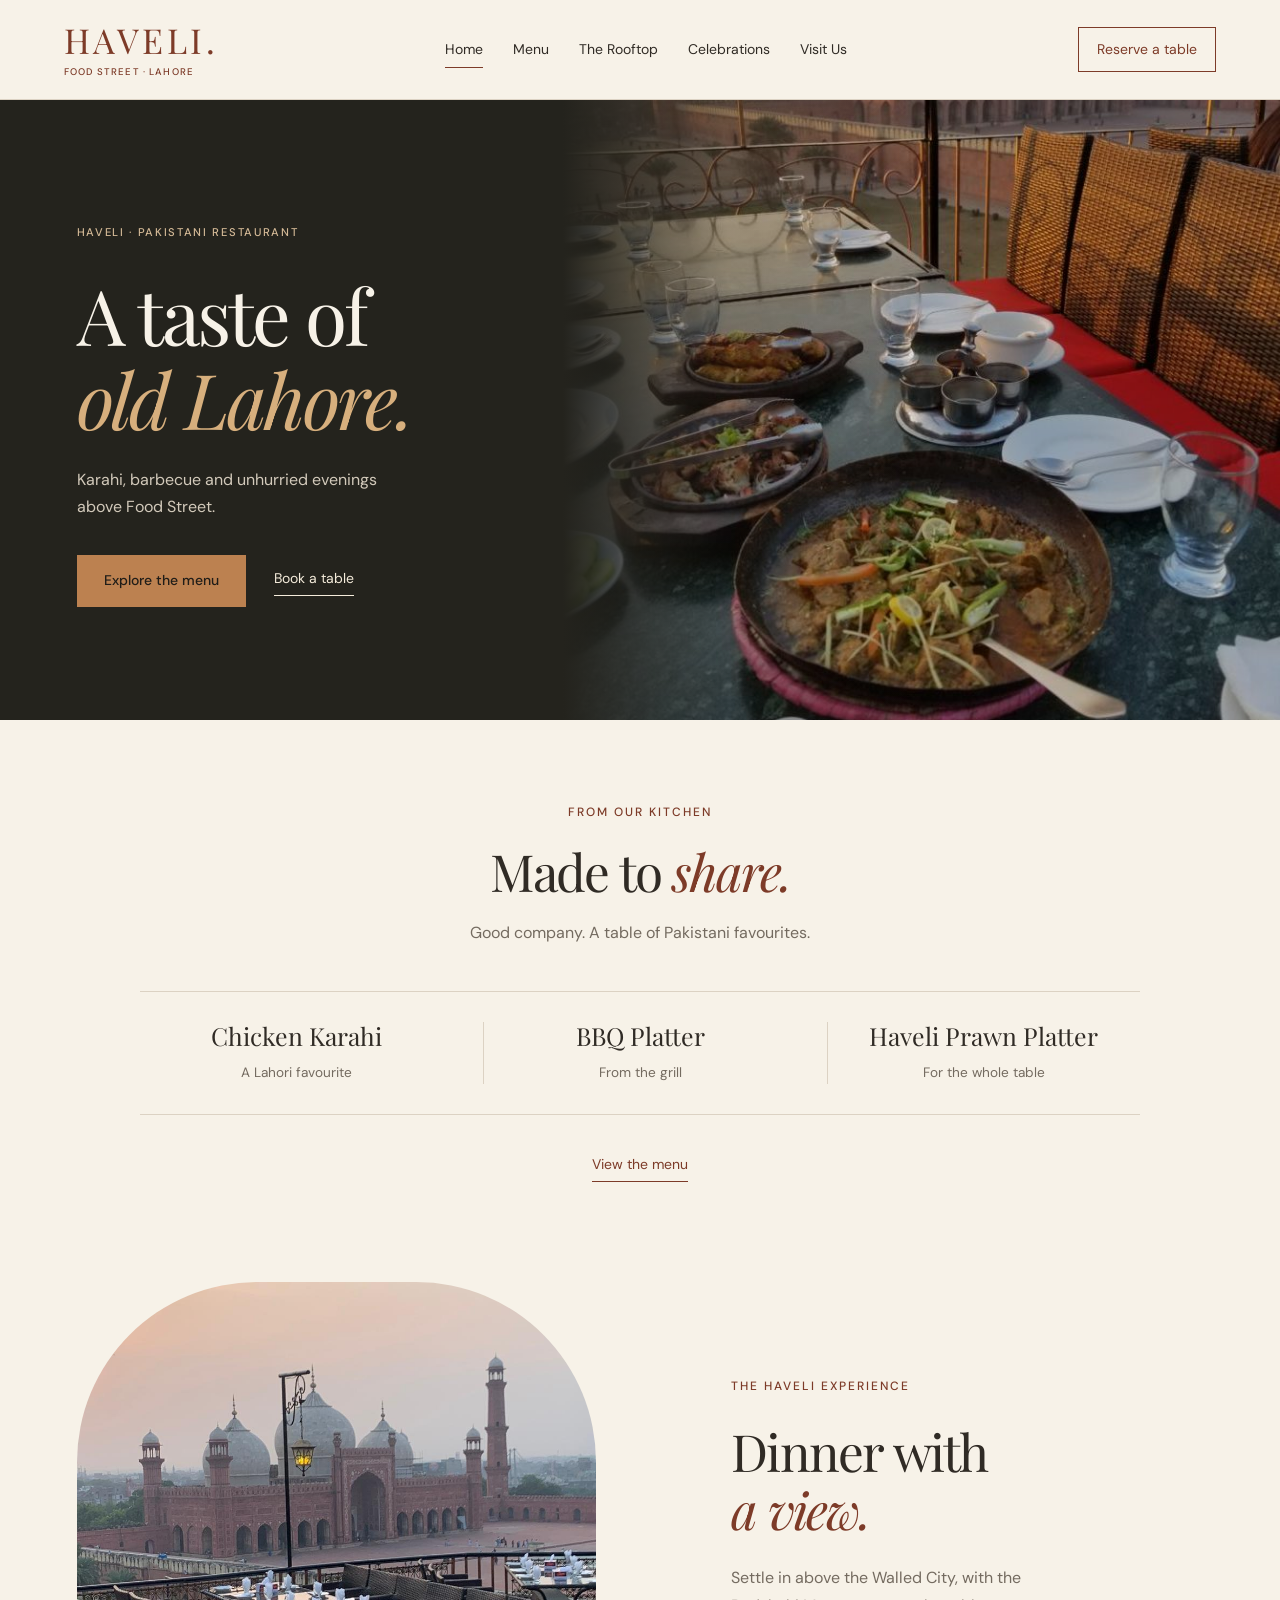
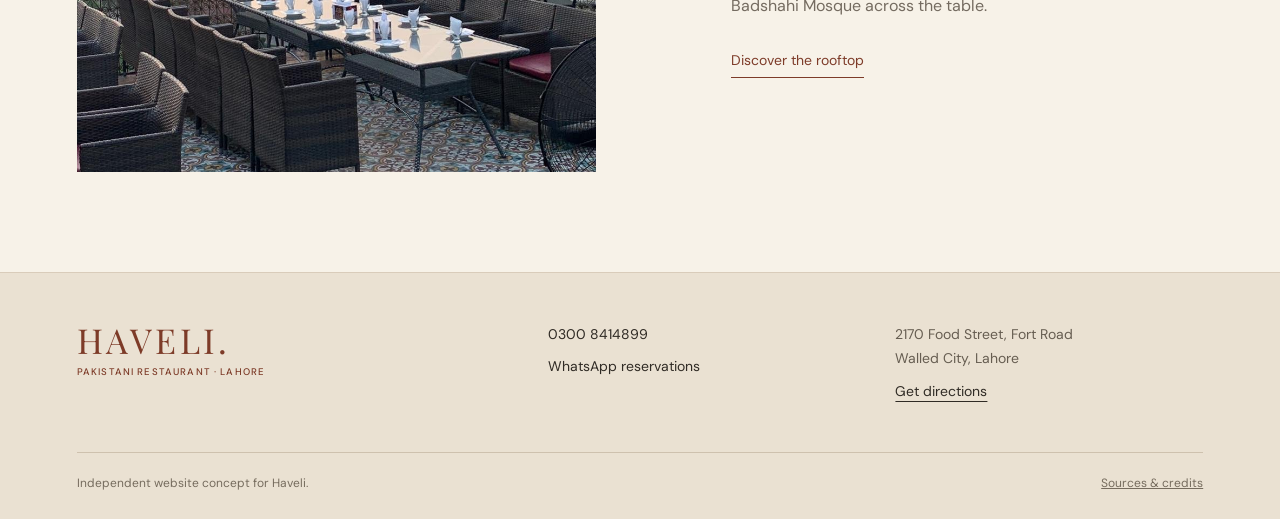
<file: index.html>
<!doctype html><html lang="en"><head><meta charset="UTF-8"><meta name="viewport" content="width=device-width,initial-scale=1"><meta name="theme-color" content="#7d3b28"><title>A Table Above Old Lahore | Haveli Lahore — Website Concept</title><meta name="description" content="Explore a proposal concept for Haveli Restaurant, with Pakistani food, rooftop dining and views of Badshahi Mosque."><meta name="robots" content="noindex,nofollow"><link rel="icon" type="image/svg+xml" href="data:image/svg+xml,%3Csvg xmlns='http://www.w3.org/2000/svg' viewBox='0 0 32 32'%3E%3Crect width='32' height='32' rx='5' fill='%237d3b28'/%3E%3Ctext x='16' y='24' font-family='Georgia' text-anchor='middle' font-size='25' fill='%23fff8e9'%3EH%3C/text%3E%3C/svg%3E"><link rel="stylesheet" href="styles.css"><script src="script.js" defer></script></head><body class="page-index"><a class="skip-link" href="#main">Skip to content</a><header class="site-header"><a class="brand" href="index.html" aria-label="Haveli home"><span class="brand-name">HAVELI<span class="brand-dot">.</span></span><span class="brand-sub">FOOD STREET · LAHORE</span></a><button class="nav-toggle" aria-expanded="false" aria-controls="navigation">Menu <span aria-hidden="true">☰</span></button><nav id="navigation" aria-label="Main navigation"><a href="index.html" aria-current="page">Home</a><a href="menu.html">Menu</a><a href="experience.html">The Rooftop</a><a href="celebrations.html">Celebrations</a><a href="visit.html">Visit Us</a></nav><a class="header-reserve" href="visit.html">Reserve a table</a></header><main id="main"><section class="food-hero"><div class="food-hero-copy"><span class="eyebrow">HAVELI · PAKISTANI RESTAURANT</span><h1>A taste of<br><em>old Lahore.</em></h1><p>Karahi, barbecue and unhurried evenings<br class="desktop-break"> above Food Street.</p><div class="hero-actions"><a class="button" href="menu.html">Explore the menu</a><a class="text-link" href="visit.html">Book a table</a></div></div><figure class="food-hero-photo"><img src="assets/food.jpg" alt="Karahi and barbecue served at Haveli's rooftop table" width="750" height="1000" fetchpriority="high"></figure></section><section class="table-section section"><span class="eyebrow">FROM OUR KITCHEN</span><h2>Made to <em>share.</em></h2><p>Good company. A table of Pakistani favourites.</p><div class="table-dishes"><div><h3>Chicken Karahi</h3><span>A Lahori favourite</span></div><div><h3>BBQ Platter</h3><span>From the grill</span></div><div><h3>Haveli Prawn Platter</h3><span>For the whole table</span></div></div><a class="text-link" href="menu.html">View the menu</a></section><section class="dining-section section"><figure><img src="assets/terrace.jpg" alt="Rooftop tables overlooking Badshahi Mosque at Haveli" loading="lazy" width="960" height="1280"></figure><div><span class="eyebrow">THE HAVELI EXPERIENCE</span><h2>Dinner with<br><em>a view.</em></h2><p>Settle in above the Walled City, with the Badshahi Mosque across the table.</p><a class="text-link" href="experience.html">Discover the rooftop</a></div></section></main><footer><div class="footer-top"><a class="brand" href="index.html"><span class="brand-name">HAVELI.</span><span class="brand-sub">PAKISTANI RESTAURANT · LAHORE</span></a><div><a href="tel:+923008414899">0300 8414899</a><a href="https://wa.me/923008414899?text=Hello%20Haveli%2C%20I%20would%20like%20to%20enquire%20about%20a%20table%20reservation." target="_blank" rel="noopener">WhatsApp reservations</a></div><div><p>2170 Food Street, Fort Road<br>Walled City, Lahore</p><a href="https://www.google.com/maps/search/?api=1&query=Haveli%20Restaurant%202170%20Food%20Street%20Fort%20Road%20Lahore" target="_blank" rel="noopener">Get directions</a></div></div><div class="footer-bottom"><span>Independent website concept for Haveli.</span><a href="credits.html">Sources & credits</a></div></footer></body></html>
</file>
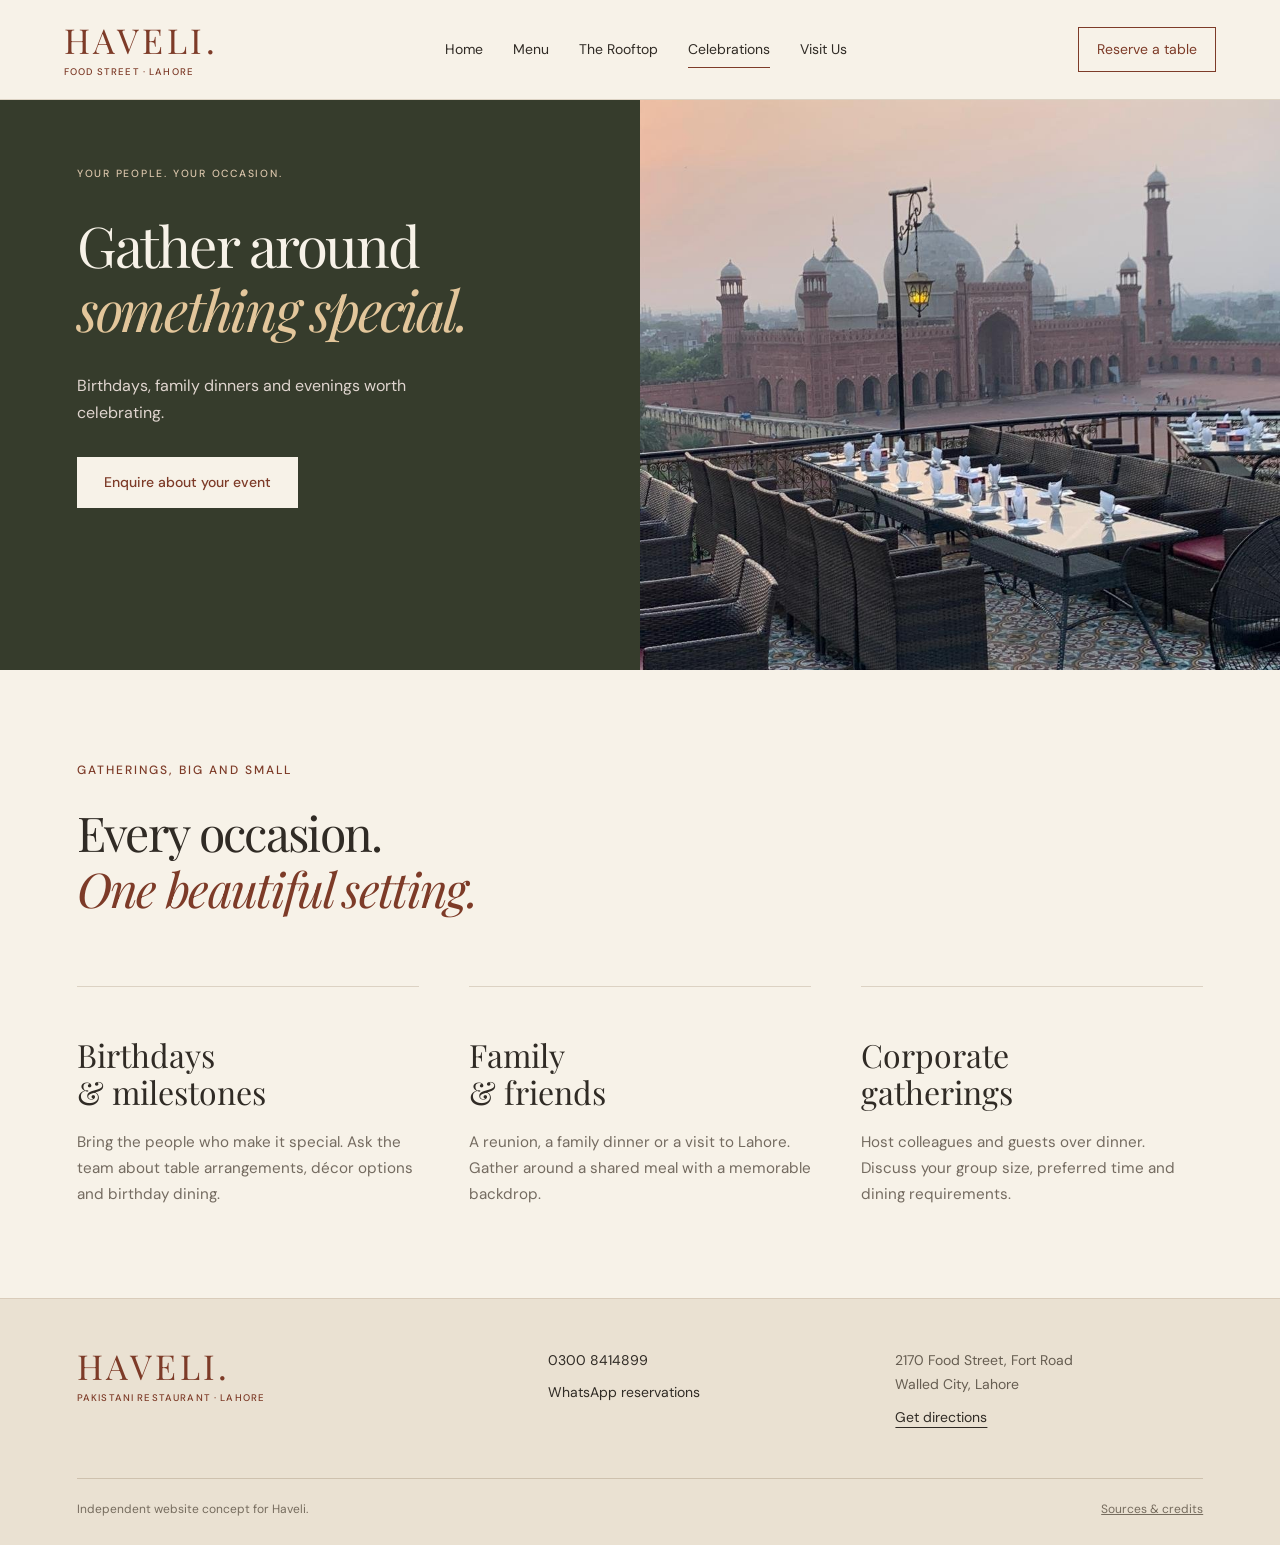
<file: celebrations.html>
<!doctype html><html lang="en"><head><meta charset="UTF-8"><meta name="viewport" content="width=device-width,initial-scale=1"><meta name="theme-color" content="#7d3b28"><title>Celebrations | Haveli Lahore — Website Concept</title><meta name="description" content="Enquire about birthday dinners, family occasions and corporate gatherings at Haveli Restaurant Lahore."><meta name="robots" content="noindex,nofollow"><link rel="icon" type="image/svg+xml" href="data:image/svg+xml,%3Csvg xmlns='http://www.w3.org/2000/svg' viewBox='0 0 32 32'%3E%3Crect width='32' height='32' rx='5' fill='%237d3b28'/%3E%3Ctext x='16' y='24' font-family='Georgia' text-anchor='middle' font-size='25' fill='%23fff8e9'%3EH%3C/text%3E%3C/svg%3E"><link rel="stylesheet" href="styles.css"><script src="script.js" defer></script></head><body class="page-celebrations"><a class="skip-link" href="#main">Skip to content</a><header class="site-header"><a class="brand" href="index.html" aria-label="Haveli home"><span class="brand-name">HAVELI<span class="brand-dot">.</span></span><span class="brand-sub">FOOD STREET · LAHORE</span></a><button class="nav-toggle" aria-expanded="false" aria-controls="navigation">Menu <span aria-hidden="true">☰</span></button><nav id="navigation" aria-label="Main navigation"><a href="index.html">Home</a><a href="menu.html">Menu</a><a href="experience.html">The Rooftop</a><a href="celebrations.html" aria-current="page">Celebrations</a><a href="visit.html">Visit Us</a></nav><a class="header-reserve" href="visit.html">Reserve a table</a></header><main id="main"><section class="celebration-hero"><div><span class="eyebrow">YOUR PEOPLE. YOUR OCCASION.</span><h1>Gather around<br><em>something special.</em></h1><p>Birthdays, family dinners and evenings worth celebrating.</p><a class="button light" href="visit.html#enquiry">Enquire about your event</a></div><figure><img src="assets/terrace.jpg" alt="Tables on Haveli's rooftop terrace with a view of Badshahi Mosque" width="960" height="1280" fetchpriority="high"><figcaption>CELEBRATE ABOVE FOOD STREET</figcaption></figure></section><section class="occasions section"><div class="section-title"><span class="eyebrow">GATHERINGS, BIG AND SMALL</span><h2>Every occasion.<br><em>One beautiful setting.</em></h2></div><article><span class="occasion-number">01</span><h3>Birthdays<br>& milestones</h3><p>Bring the people who make it special. Ask the team about table arrangements, décor options and birthday dining.</p></article><article><span class="occasion-number">02</span><h3>Family<br>& friends</h3><p>A reunion, a family dinner or a visit to Lahore. Gather around a shared meal with a memorable backdrop.</p></article><article><span class="occasion-number">03</span><h3>Corporate<br>gatherings</h3><p>Host colleagues and guests over dinner. Discuss your group size, preferred time and dining requirements.</p></article></section></main><footer><div class="footer-top"><a class="brand" href="index.html"><span class="brand-name">HAVELI.</span><span class="brand-sub">PAKISTANI RESTAURANT · LAHORE</span></a><div><a href="tel:+923008414899">0300 8414899</a><a href="https://wa.me/923008414899?text=Hello%20Haveli%2C%20I%20would%20like%20to%20enquire%20about%20a%20table%20reservation." target="_blank" rel="noopener">WhatsApp reservations</a></div><div><p>2170 Food Street, Fort Road<br>Walled City, Lahore</p><a href="https://www.google.com/maps/search/?api=1&query=Haveli%20Restaurant%202170%20Food%20Street%20Fort%20Road%20Lahore" target="_blank" rel="noopener">Get directions</a></div></div><div class="footer-bottom"><span>Independent website concept for Haveli.</span><a href="credits.html">Sources & credits</a></div></footer></body></html>
</file>
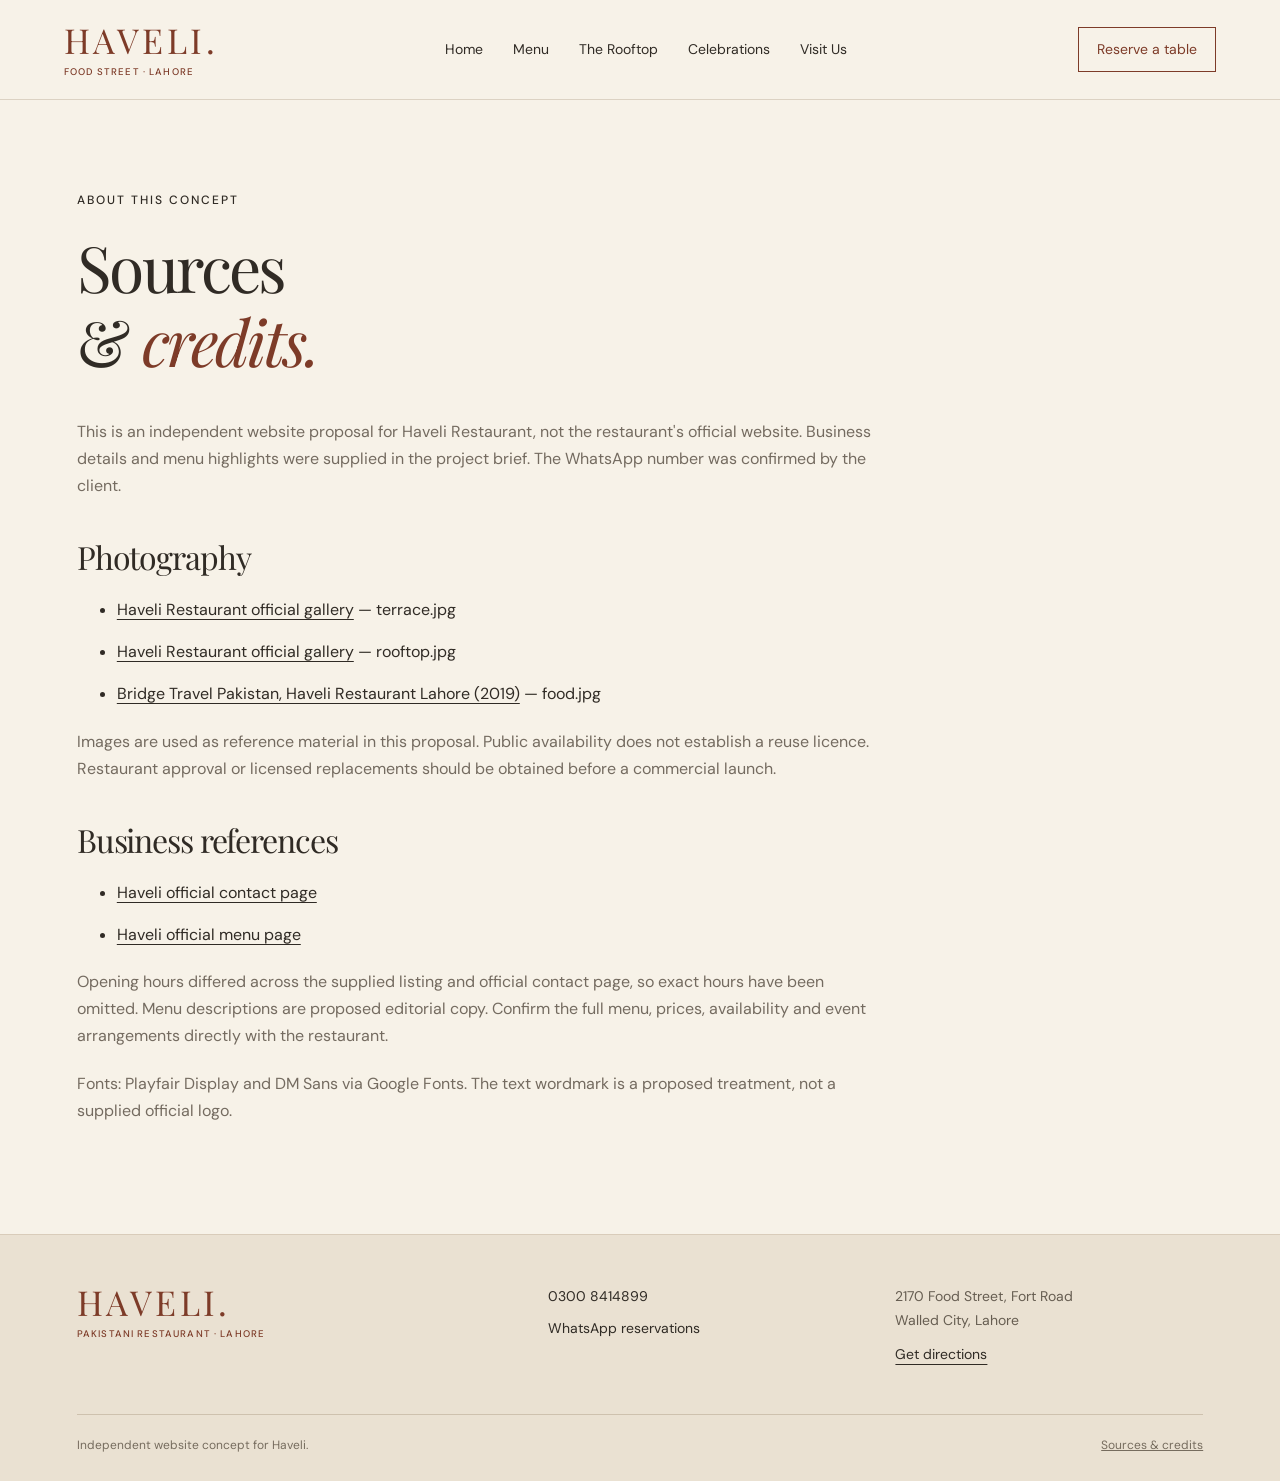
<file: credits.html>
<!doctype html><html lang="en"><head><meta charset="UTF-8"><meta name="viewport" content="width=device-width,initial-scale=1"><meta name="theme-color" content="#7d3b28"><title>Sources & Credits | Haveli Lahore — Website Concept</title><meta name="description" content="Photography and content references for this independent Haveli Restaurant website concept."><meta name="robots" content="noindex,nofollow"><link rel="icon" type="image/svg+xml" href="data:image/svg+xml,%3Csvg xmlns='http://www.w3.org/2000/svg' viewBox='0 0 32 32'%3E%3Crect width='32' height='32' rx='5' fill='%237d3b28'/%3E%3Ctext x='16' y='24' font-family='Georgia' text-anchor='middle' font-size='25' fill='%23fff8e9'%3EH%3C/text%3E%3C/svg%3E"><link rel="stylesheet" href="styles.css"><script src="script.js" defer></script></head><body class="page-credits"><a class="skip-link" href="#main">Skip to content</a><header class="site-header"><a class="brand" href="index.html" aria-label="Haveli home"><span class="brand-name">HAVELI<span class="brand-dot">.</span></span><span class="brand-sub">FOOD STREET · LAHORE</span></a><button class="nav-toggle" aria-expanded="false" aria-controls="navigation">Menu <span aria-hidden="true">☰</span></button><nav id="navigation" aria-label="Main navigation"><a href="index.html">Home</a><a href="menu.html">Menu</a><a href="experience.html">The Rooftop</a><a href="celebrations.html">Celebrations</a><a href="visit.html">Visit Us</a></nav><a class="header-reserve" href="visit.html">Reserve a table</a></header><main id="main"><section class="credits section"><span class="eyebrow">ABOUT THIS CONCEPT</span><h1>Sources<br>& <em>credits.</em></h1><p>This is an independent website proposal for Haveli Restaurant, not the restaurant's official website. Business details and menu highlights were supplied in the project brief. The WhatsApp number was confirmed by the client.</p><h2>Photography</h2><ul><li><a href="https://www.haveli.com.pk/gellary" target="_blank" rel="noopener">Haveli Restaurant official gallery</a> — terrace.jpg</li><li><a href="https://www.haveli.com.pk/gellary" target="_blank" rel="noopener">Haveli Restaurant official gallery</a> — rooftop.jpg</li><li><a href="https://bridgetravelpakistan.wordpress.com/2019/06/27/haveli-restaurant-lahore/" target="_blank" rel="noopener">Bridge Travel Pakistan, Haveli Restaurant Lahore (2019)</a> — food.jpg</li></ul><p>Images are used as reference material in this proposal. Public availability does not establish a reuse licence. Restaurant approval or licensed replacements should be obtained before a commercial launch.</p><h2>Business references</h2><ul><li><a href="https://www.haveli.com.pk/contact" target="_blank" rel="noopener">Haveli official contact page</a></li><li><a href="https://www.haveli.com.pk/menu" target="_blank" rel="noopener">Haveli official menu page</a></li></ul><p>Opening hours differed across the supplied listing and official contact page, so exact hours have been omitted. Menu descriptions are proposed editorial copy. Confirm the full menu, prices, availability and event arrangements directly with the restaurant.</p><p>Fonts: Playfair Display and DM Sans via Google Fonts. The text wordmark is a proposed treatment, not a supplied official logo.</p></section></main><footer><div class="footer-top"><a class="brand" href="index.html"><span class="brand-name">HAVELI.</span><span class="brand-sub">PAKISTANI RESTAURANT · LAHORE</span></a><div><a href="tel:+923008414899">0300 8414899</a><a href="https://wa.me/923008414899?text=Hello%20Haveli%2C%20I%20would%20like%20to%20enquire%20about%20a%20table%20reservation." target="_blank" rel="noopener">WhatsApp reservations</a></div><div><p>2170 Food Street, Fort Road<br>Walled City, Lahore</p><a href="https://www.google.com/maps/search/?api=1&query=Haveli%20Restaurant%202170%20Food%20Street%20Fort%20Road%20Lahore" target="_blank" rel="noopener">Get directions</a></div></div><div class="footer-bottom"><span>Independent website concept for Haveli.</span><a href="credits.html">Sources & credits</a></div></footer></body></html>
</file>
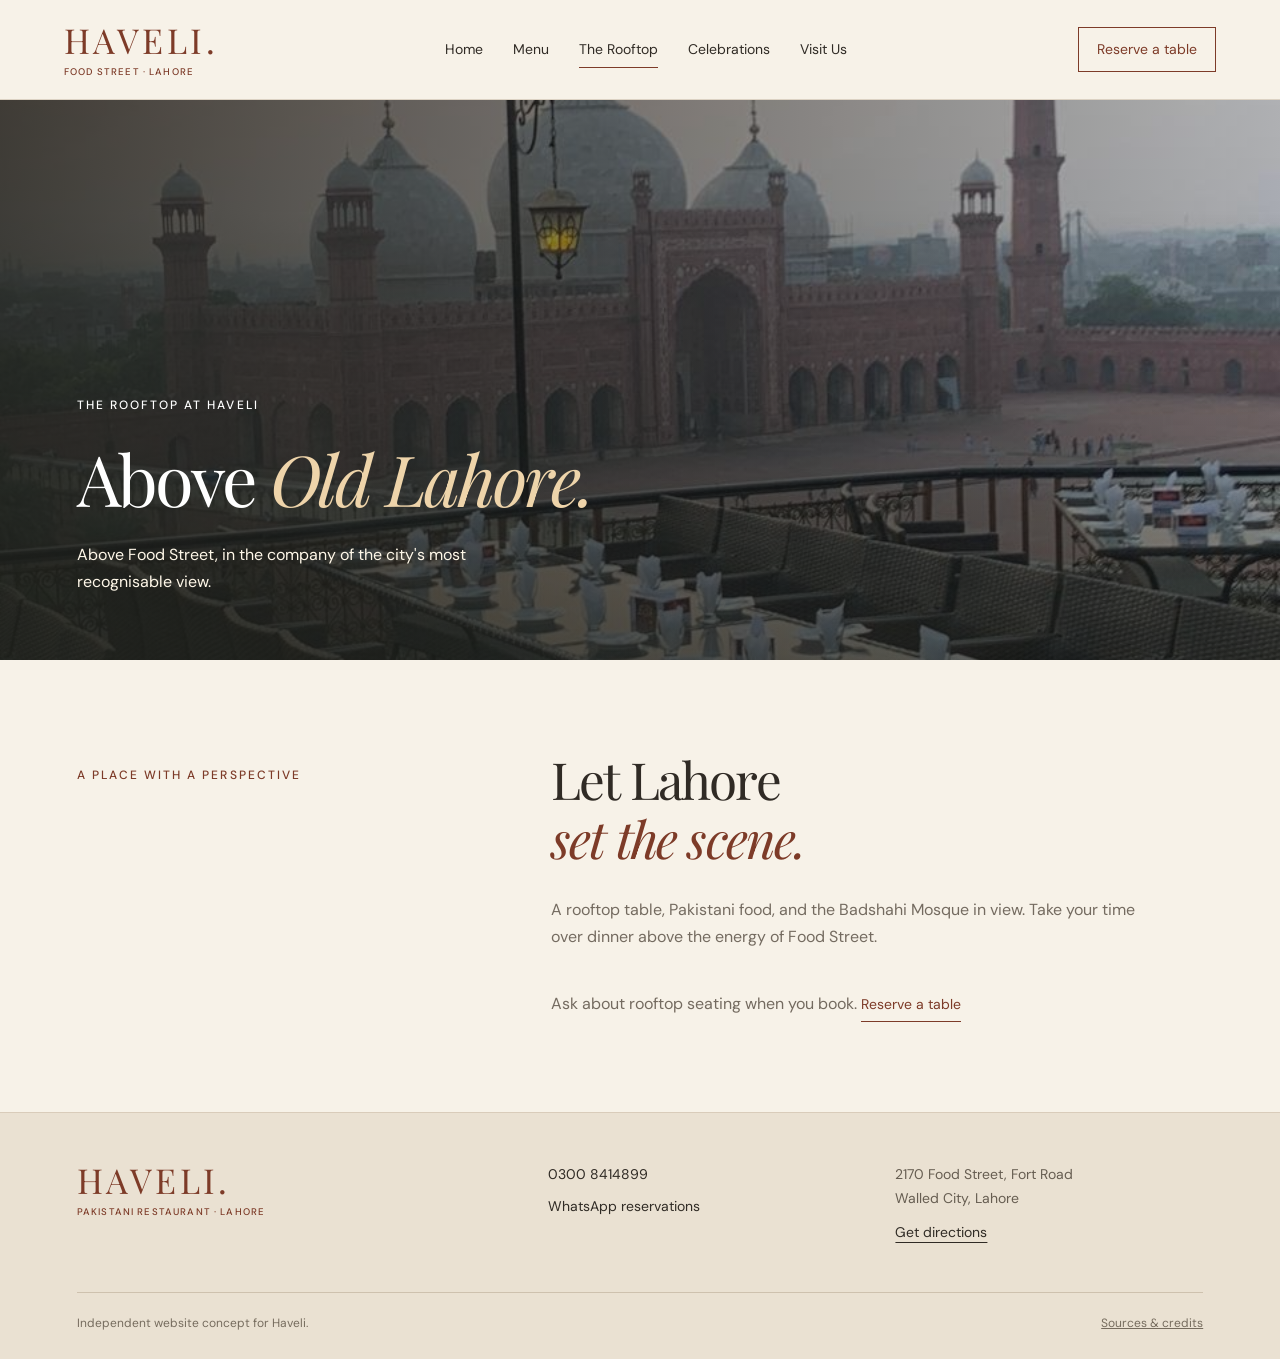
<file: experience.html>
<!doctype html><html lang="en"><head><meta charset="UTF-8"><meta name="viewport" content="width=device-width,initial-scale=1"><meta name="theme-color" content="#7d3b28"><title>The Rooftop | Haveli Lahore — Website Concept</title><meta name="description" content="Discover the rooftop setting at Haveli Restaurant on Fort Road Food Street in Old Lahore."><meta name="robots" content="noindex,nofollow"><link rel="icon" type="image/svg+xml" href="data:image/svg+xml,%3Csvg xmlns='http://www.w3.org/2000/svg' viewBox='0 0 32 32'%3E%3Crect width='32' height='32' rx='5' fill='%237d3b28'/%3E%3Ctext x='16' y='24' font-family='Georgia' text-anchor='middle' font-size='25' fill='%23fff8e9'%3EH%3C/text%3E%3C/svg%3E"><link rel="stylesheet" href="styles.css"><script src="script.js" defer></script></head><body class="page-experience"><a class="skip-link" href="#main">Skip to content</a><header class="site-header"><a class="brand" href="index.html" aria-label="Haveli home"><span class="brand-name">HAVELI<span class="brand-dot">.</span></span><span class="brand-sub">FOOD STREET · LAHORE</span></a><button class="nav-toggle" aria-expanded="false" aria-controls="navigation">Menu <span aria-hidden="true">☰</span></button><nav id="navigation" aria-label="Main navigation"><a href="index.html">Home</a><a href="menu.html">Menu</a><a href="experience.html" aria-current="page">The Rooftop</a><a href="celebrations.html">Celebrations</a><a href="visit.html">Visit Us</a></nav><a class="header-reserve" href="visit.html">Reserve a table</a></header><main id="main"><section class="experience-hero"><div><span class="eyebrow">THE ROOFTOP AT HAVELI</span><h1>Above <em>Old Lahore.</em></h1><p>Above Food Street, in the company of the city's most recognisable view.</p></div><img src="assets/terrace.jpg" alt="Haveli terrace facing the domes and courtyard of Badshahi Mosque" width="960" height="1280" fetchpriority="high"><span class="image-caption">BADSHAHI MOSQUE · SEEN FROM HAVELI</span></section><section class="experience-story section"><span class="eyebrow">A PLACE WITH A PERSPECTIVE</span><div><h2>Let Lahore<br><em>set the scene.</em></h2><p>A rooftop table, Pakistani food, and the Badshahi Mosque in view. Take your time over dinner above the energy of Food Street.</p><p>Ask about rooftop seating when you book. <a class="text-link" href="visit.html">Reserve a table</a></p></div></section></main><footer><div class="footer-top"><a class="brand" href="index.html"><span class="brand-name">HAVELI.</span><span class="brand-sub">PAKISTANI RESTAURANT · LAHORE</span></a><div><a href="tel:+923008414899">0300 8414899</a><a href="https://wa.me/923008414899?text=Hello%20Haveli%2C%20I%20would%20like%20to%20enquire%20about%20a%20table%20reservation." target="_blank" rel="noopener">WhatsApp reservations</a></div><div><p>2170 Food Street, Fort Road<br>Walled City, Lahore</p><a href="https://www.google.com/maps/search/?api=1&query=Haveli%20Restaurant%202170%20Food%20Street%20Fort%20Road%20Lahore" target="_blank" rel="noopener">Get directions</a></div></div><div class="footer-bottom"><span>Independent website concept for Haveli.</span><a href="credits.html">Sources & credits</a></div></footer></body></html>
</file>
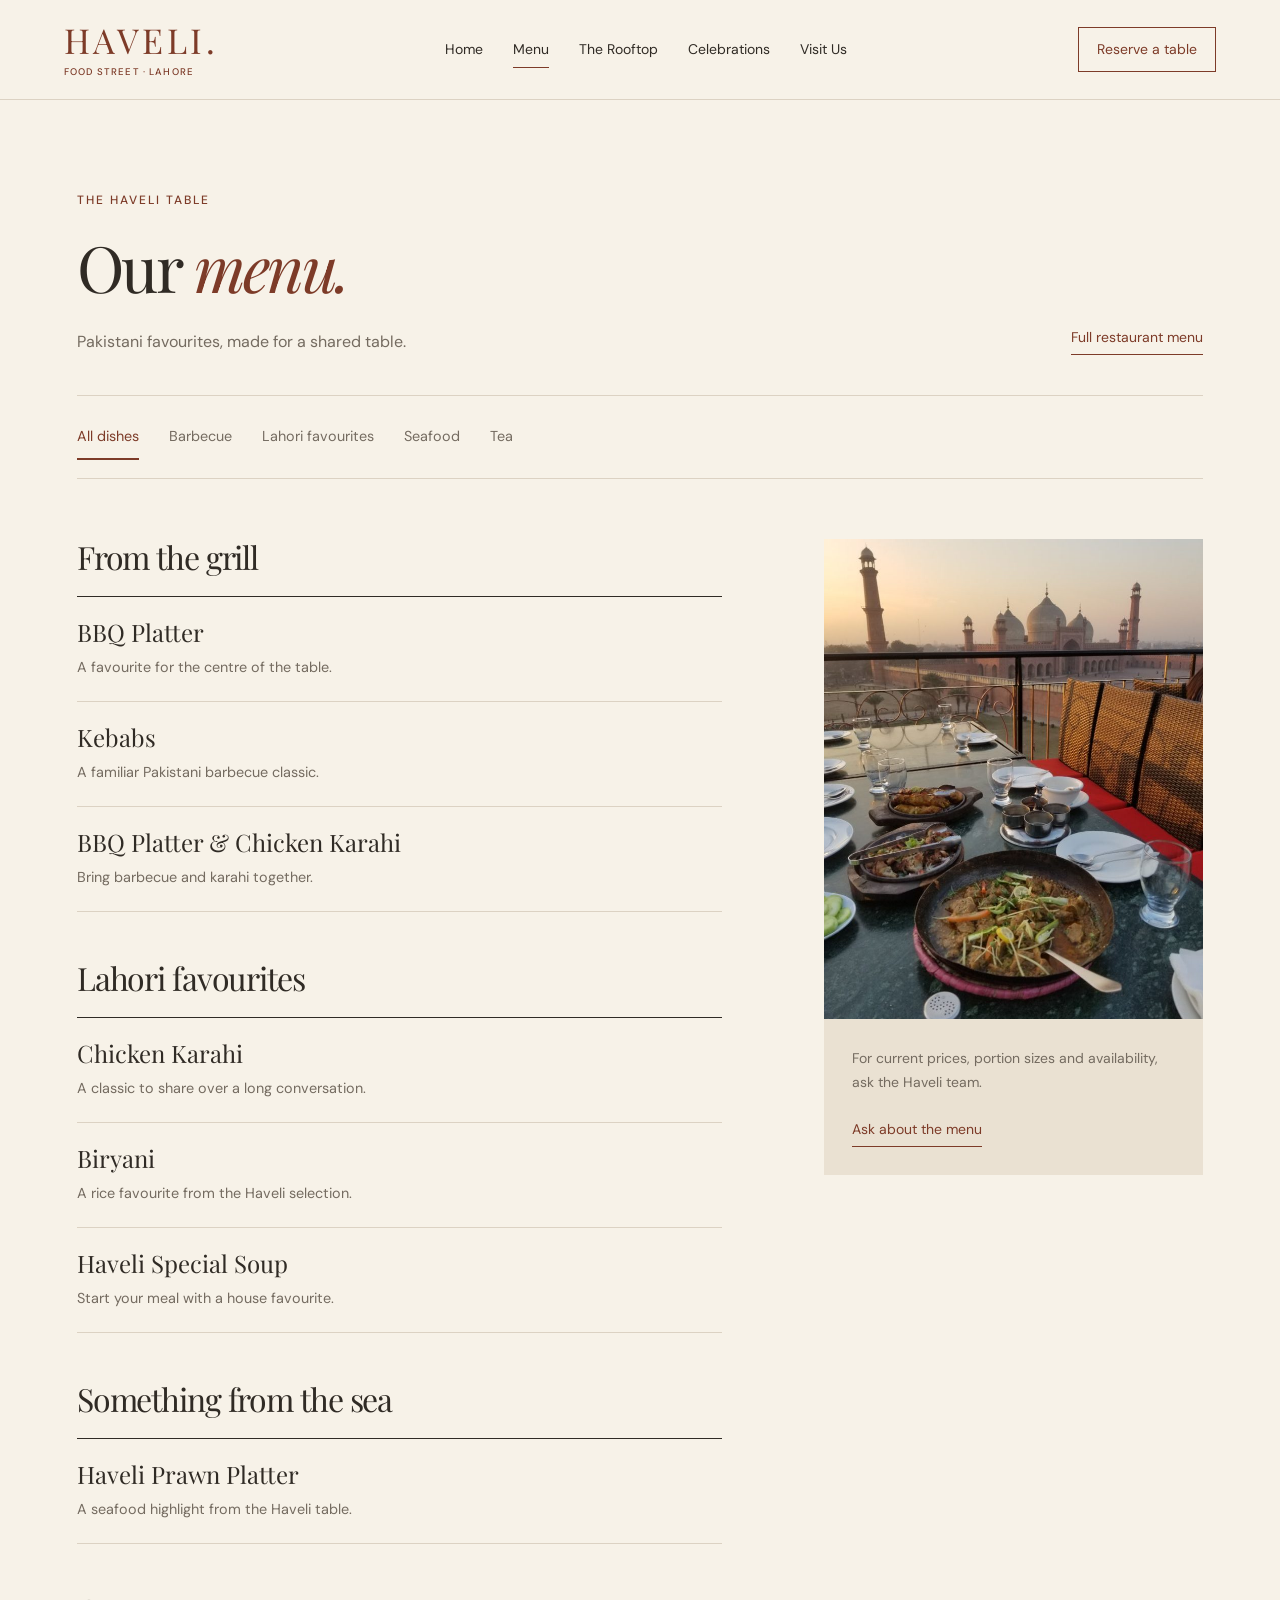
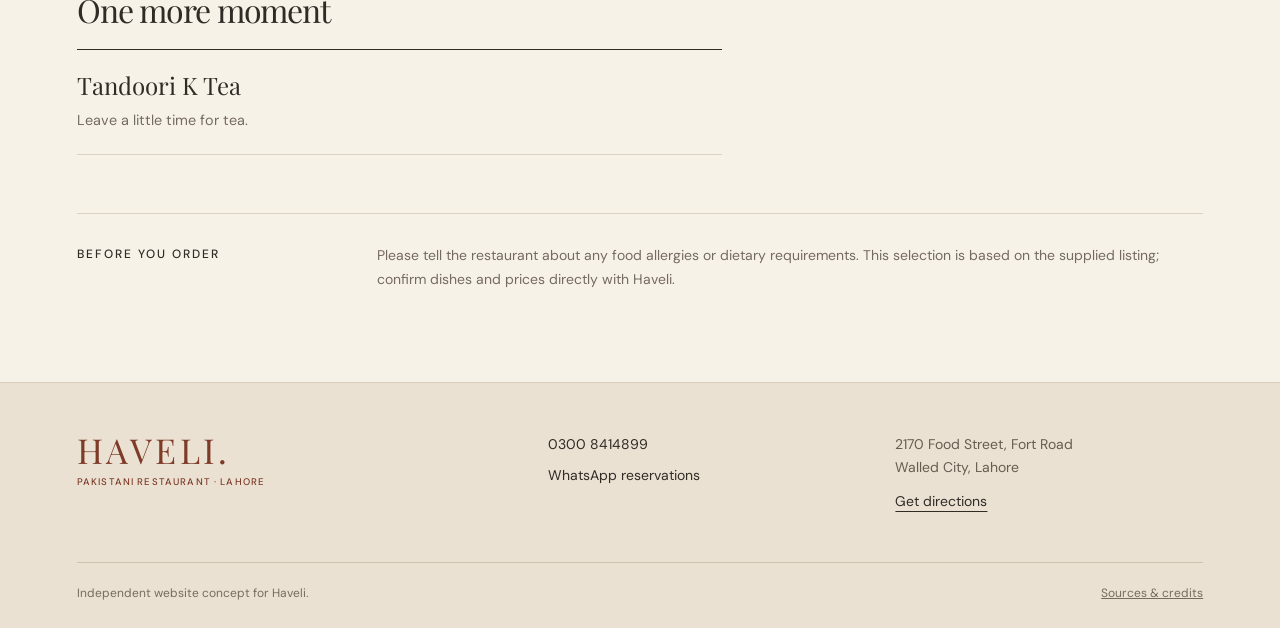
<file: menu.html>
<!doctype html><html lang="en"><head><meta charset="UTF-8"><meta name="viewport" content="width=device-width,initial-scale=1"><meta name="theme-color" content="#7d3b28"><title>The Menu | Haveli Lahore — Website Concept</title><meta name="description" content="Explore Haveli menu highlights, from barbecue platters and chicken karahi to biryani and tea."><meta name="robots" content="noindex,nofollow"><link rel="icon" type="image/svg+xml" href="data:image/svg+xml,%3Csvg xmlns='http://www.w3.org/2000/svg' viewBox='0 0 32 32'%3E%3Crect width='32' height='32' rx='5' fill='%237d3b28'/%3E%3Ctext x='16' y='24' font-family='Georgia' text-anchor='middle' font-size='25' fill='%23fff8e9'%3EH%3C/text%3E%3C/svg%3E"><link rel="stylesheet" href="styles.css"><script src="script.js" defer></script></head><body class="page-menu"><a class="skip-link" href="#main">Skip to content</a><header class="site-header"><a class="brand" href="index.html" aria-label="Haveli home"><span class="brand-name">HAVELI<span class="brand-dot">.</span></span><span class="brand-sub">FOOD STREET · LAHORE</span></a><button class="nav-toggle" aria-expanded="false" aria-controls="navigation">Menu <span aria-hidden="true">☰</span></button><nav id="navigation" aria-label="Main navigation"><a href="index.html">Home</a><a href="menu.html" aria-current="page">Menu</a><a href="experience.html">The Rooftop</a><a href="celebrations.html">Celebrations</a><a href="visit.html">Visit Us</a></nav><a class="header-reserve" href="visit.html">Reserve a table</a></header><main id="main"><section class="menu-heading section"><span class="eyebrow">THE HAVELI TABLE</span><h1>Our <em>menu.</em></h1><div><p>Pakistani favourites, made for a shared table.</p><a class="text-link" href="https://www.haveli.com.pk/menu" target="_blank" rel="noopener">Full restaurant menu</a></div></section><section class="menu-content section"><div class="menu-toolbar" aria-label="Filter menu categories"><button data-filter="all" aria-pressed="true">All dishes</button><button data-filter="grill" aria-pressed="false">Barbecue</button><button data-filter="classics" aria-pressed="false">Lahori favourites</button><button data-filter="seafood" aria-pressed="false">Seafood</button><button data-filter="tea" aria-pressed="false">Tea</button></div><p id="filter-status" class="sr-only" role="status">Showing all menu categories</p><div class="menu-layout"><div class="menu-groups"><section data-category="grill" class="menu-group"><div class="menu-category-title"><span>01</span><h2>From the grill</h2></div><article class="menu-dish"><h3>BBQ Platter</h3><p>A favourite for the centre of the table.</p></article><article class="menu-dish"><h3>Kebabs</h3><p>A familiar Pakistani barbecue classic.</p></article><article class="menu-dish"><h3>BBQ Platter & Chicken Karahi</h3><p>Bring barbecue and karahi together.</p></article></section><section data-category="classics" class="menu-group"><div class="menu-category-title"><span>02</span><h2>Lahori favourites</h2></div><article class="menu-dish"><h3>Chicken Karahi</h3><p>A classic to share over a long conversation.</p></article><article class="menu-dish"><h3>Biryani</h3><p>A rice favourite from the Haveli selection.</p></article><article class="menu-dish"><h3>Haveli Special Soup</h3><p>Start your meal with a house favourite.</p></article></section><section data-category="seafood" class="menu-group"><div class="menu-category-title"><span>03</span><h2>Something from the sea</h2></div><article class="menu-dish"><h3>Haveli Prawn Platter</h3><p>A seafood highlight from the Haveli table.</p></article></section><section data-category="tea" class="menu-group"><div class="menu-category-title"><span>04</span><h2>One more moment</h2></div><article class="menu-dish"><h3>Tandoori K Tea</h3><p>Leave a little time for tea.</p></article></section></div><aside class="menu-aside"><img src="assets/food.jpg" alt="A meal overlooking Badshahi Mosque at Haveli" width="750" height="1000"><div><span class="eyebrow">GOOD FOOD. A GREAT VIEW.</span><h3>Your table<br>is waiting.</h3><p>For current prices, portion sizes and availability, ask the Haveli team.</p><a class="text-link" href="https://wa.me/923008414899?text=Hello%20Haveli%2C%20I%20would%20like%20to%20enquire%20about%20a%20table%20reservation." target="_blank" rel="noopener">Ask about the menu</a></div></aside></div><div class="menu-note"><span class="eyebrow">BEFORE YOU ORDER</span><p>Please tell the restaurant about any food allergies or dietary requirements. This selection is based on the supplied listing; confirm dishes and prices directly with Haveli.</p></div></section></main><footer><div class="footer-top"><a class="brand" href="index.html"><span class="brand-name">HAVELI.</span><span class="brand-sub">PAKISTANI RESTAURANT · LAHORE</span></a><div><a href="tel:+923008414899">0300 8414899</a><a href="https://wa.me/923008414899?text=Hello%20Haveli%2C%20I%20would%20like%20to%20enquire%20about%20a%20table%20reservation." target="_blank" rel="noopener">WhatsApp reservations</a></div><div><p>2170 Food Street, Fort Road<br>Walled City, Lahore</p><a href="https://www.google.com/maps/search/?api=1&query=Haveli%20Restaurant%202170%20Food%20Street%20Fort%20Road%20Lahore" target="_blank" rel="noopener">Get directions</a></div></div><div class="footer-bottom"><span>Independent website concept for Haveli.</span><a href="credits.html">Sources & credits</a></div></footer></body></html>
</file>
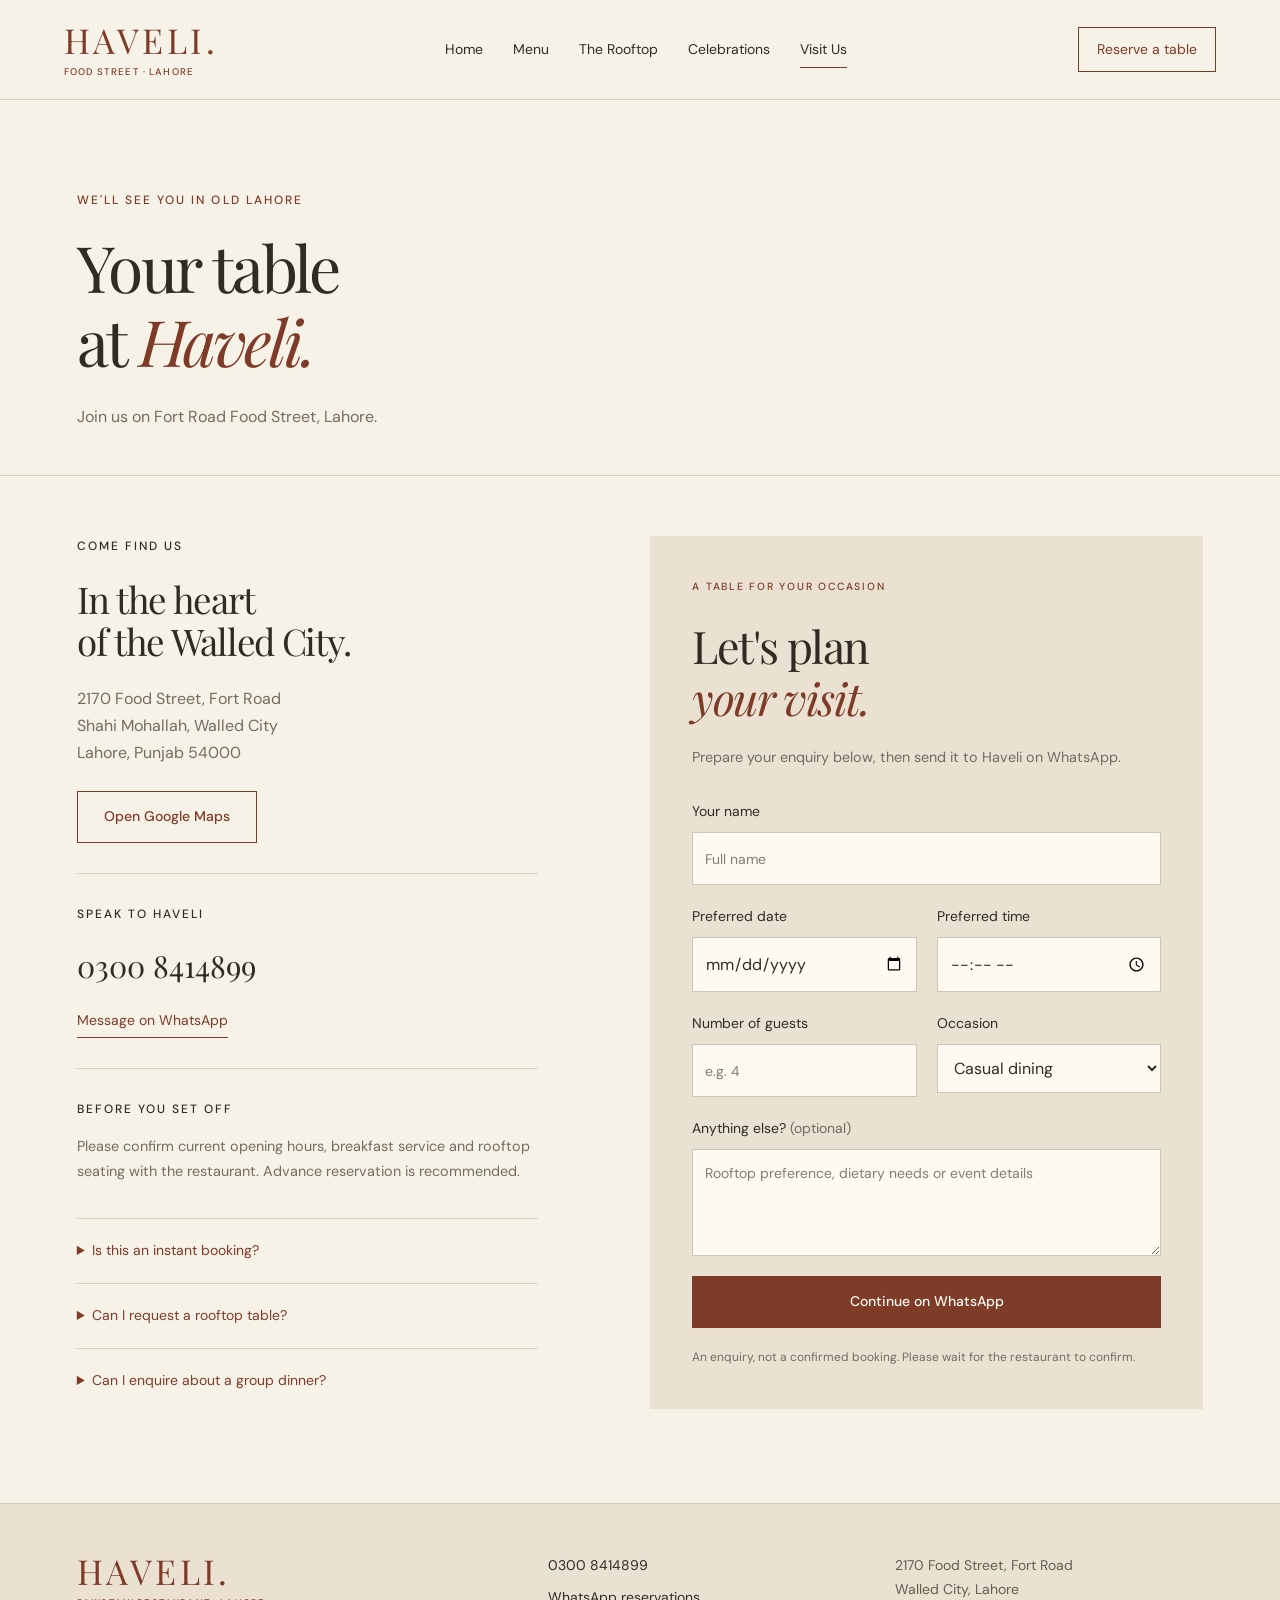
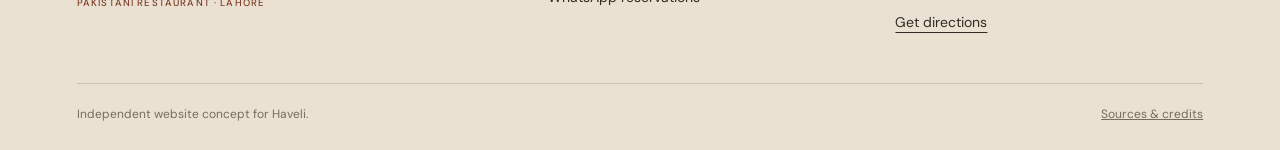
<file: visit.html>
<!doctype html><html lang="en"><head><meta charset="UTF-8"><meta name="viewport" content="width=device-width,initial-scale=1"><meta name="theme-color" content="#7d3b28"><title>Visit & Reservations | Haveli Lahore — Website Concept</title><meta name="description" content="Plan a visit to Haveli Restaurant, Fort Road Food Street, Lahore. Call or prepare a WhatsApp reservation enquiry."><meta name="robots" content="noindex,nofollow"><link rel="icon" type="image/svg+xml" href="data:image/svg+xml,%3Csvg xmlns='http://www.w3.org/2000/svg' viewBox='0 0 32 32'%3E%3Crect width='32' height='32' rx='5' fill='%237d3b28'/%3E%3Ctext x='16' y='24' font-family='Georgia' text-anchor='middle' font-size='25' fill='%23fff8e9'%3EH%3C/text%3E%3C/svg%3E"><link rel="stylesheet" href="styles.css"><script src="script.js" defer></script></head><body class="page-visit"><a class="skip-link" href="#main">Skip to content</a><header class="site-header"><a class="brand" href="index.html" aria-label="Haveli home"><span class="brand-name">HAVELI<span class="brand-dot">.</span></span><span class="brand-sub">FOOD STREET · LAHORE</span></a><button class="nav-toggle" aria-expanded="false" aria-controls="navigation">Menu <span aria-hidden="true">☰</span></button><nav id="navigation" aria-label="Main navigation"><a href="index.html">Home</a><a href="menu.html">Menu</a><a href="experience.html">The Rooftop</a><a href="celebrations.html">Celebrations</a><a href="visit.html" aria-current="page">Visit Us</a></nav><a class="header-reserve" href="visit.html">Reserve a table</a></header><main id="main"><section class="visit-heading section"><span class="eyebrow">WE'LL SEE YOU IN OLD LAHORE</span><h1>Your table<br>at <em>Haveli.</em></h1><p>Join us on Fort Road Food Street, Lahore.</p></section><section class="visit-layout section"><aside class="visit-details"><div><span class="eyebrow">COME FIND US</span><h2>In the heart<br>of the Walled City.</h2><address>2170 Food Street, Fort Road<br>Shahi Mohallah, Walled City<br>Lahore, Punjab 54000</address><a class="button outline" href="https://www.google.com/maps/search/?api=1&query=Haveli%20Restaurant%202170%20Food%20Street%20Fort%20Road%20Lahore" target="_blank" rel="noopener">Open Google Maps</a></div><div class="contact-block"><span class="eyebrow">SPEAK TO HAVELI</span><a class="phone-display" href="tel:+923008414899">0300 8414899</a><a class="text-link" href="https://wa.me/923008414899?text=Hello%20Haveli%2C%20I%20would%20like%20to%20enquire%20about%20a%20table%20reservation." target="_blank" rel="noopener">Message on WhatsApp</a></div><div class="contact-block"><span class="eyebrow">BEFORE YOU SET OFF</span><p>Please confirm current opening hours, breakfast service and rooftop seating with the restaurant. Advance reservation is recommended.</p></div><details><summary>Is this an instant booking?</summary><p>No. Your enquiry opens in WhatsApp for you to send. Haveli's team will confirm table availability and arrangements directly.</p></details><details><summary>Can I request a rooftop table?</summary><p>Yes. Add your preference to the notes when you enquire. Specific tables and rooftop seating are subject to availability.</p></details><details><summary>Can I enquire about a group dinner?</summary><p>Select your occasion and tell the team your expected group size. Discuss any menu, décor or seating requirements in the notes.</p></details></aside><div class="enquiry-panel" id="enquiry"><span class="eyebrow">A TABLE FOR YOUR OCCASION</span><h2>Let's plan<br><em>your visit.</em></h2><p>Prepare your enquiry below, then send it to Haveli on WhatsApp.</p><form id="enquiry-form"><div class="form-field full"><label for="guest-name">Your name</label><input id="guest-name" name="name" autocomplete="name" maxlength="100" required placeholder="Full name"></div><div class="form-field"><label for="guest-date">Preferred date</label><input id="guest-date" name="date" type="date" required></div><div class="form-field"><label for="guest-time">Preferred time</label><input id="guest-time" name="time" type="time" required></div><div class="form-field"><label for="guest-count">Number of guests</label><input id="guest-count" name="guests" type="number" min="1" max="500" required placeholder="e.g. 4"></div><div class="form-field"><label for="guest-occasion">Occasion</label><select id="guest-occasion" name="occasion"><option>Casual dining</option><option>Birthday</option><option>Family gathering</option><option>Corporate dinner</option><option>Other occasion</option></select></div><div class="form-field full"><label for="guest-notes">Anything else? <span>(optional)</span></label><textarea id="guest-notes" name="notes" rows="3" maxlength="1000" placeholder="Rooftop preference, dietary needs or event details"></textarea></div><button class="button full" type="submit">Continue on WhatsApp</button><p class="form-note full">An enquiry, not a confirmed booking. Please wait for the restaurant to confirm.</p><p id="enquiry-status" class="form-note full" role="status"></p></form></div></section></main><footer><div class="footer-top"><a class="brand" href="index.html"><span class="brand-name">HAVELI.</span><span class="brand-sub">PAKISTANI RESTAURANT · LAHORE</span></a><div><a href="tel:+923008414899">0300 8414899</a><a href="https://wa.me/923008414899?text=Hello%20Haveli%2C%20I%20would%20like%20to%20enquire%20about%20a%20table%20reservation." target="_blank" rel="noopener">WhatsApp reservations</a></div><div><p>2170 Food Street, Fort Road<br>Walled City, Lahore</p><a href="https://www.google.com/maps/search/?api=1&query=Haveli%20Restaurant%202170%20Food%20Street%20Fort%20Road%20Lahore" target="_blank" rel="noopener">Get directions</a></div></div><div class="footer-bottom"><span>Independent website concept for Haveli.</span><a href="credits.html">Sources & credits</a></div></footer></body></html>
</file>
<file: styles.css>
@import url('https://fonts.googleapis.com/css2?family=DM+Sans:wght@400;500;600;700&family=Playfair+Display:ital,wght@0,400;0,500;0,600;1,400;1,500&display=swap');
:root{--paper:#f7f2e8;--white:#fffaf1;--ink:#302b25;--muted:#746b60;--wine:#7d3b28;--gold:#d4a76b;--line:#dcd2c3;--serif:'Playfair Display',Georgia,serif;--sans:'DM Sans',Arial,sans-serif}
*{box-sizing:border-box}html{scroll-behavior:smooth;scroll-padding-top:35px}body{margin:0;background:var(--paper);color:var(--ink);font:16px/1.7 var(--sans)}a{color:inherit;text-decoration:none}button,input,select,textarea{font:inherit}button,a{-webkit-tap-highlight-color:transparent}a:focus-visible,button:focus-visible,input:focus-visible,select:focus-visible,textarea:focus-visible{outline:3px solid #b88843;outline-offset:5px}img{display:block;width:100%;height:100%;object-fit:cover}figure,p,h1,h2,h3{margin:0}h1,h2,h3{font-family:var(--serif);font-weight:400;line-height:1.15}h1{font-size:clamp(3.5rem,6vw,5.8rem);letter-spacing:-.04em}h2{font-size:clamp(2.7rem,4vw,4rem);letter-spacing:-.035em}h3{font-size:1.55rem}em{font-weight:400;color:var(--wine)}p{color:var(--muted)}.eyebrow{display:block;font-size:.75rem;font-weight:500;letter-spacing:.17em;line-height:1.7}.section{padding:90px max(6%,calc((100vw - 1240px)/2))}.site-header{height:100px;padding:0 5%;display:flex;align-items:center;justify-content:space-between;gap:30px;border-bottom:1px solid var(--line);background:var(--paper);position:relative;z-index:20}.brand{display:inline-flex;flex-direction:column;line-height:1;flex-shrink:0;color:var(--wine)}.brand-name{font-family:var(--serif);font-size:2.15rem;letter-spacing:.1em}.brand-dot{letter-spacing:0}.brand-sub{font-size:.6rem;letter-spacing:.12em;font-weight:500;margin-top:10px}.site-header nav{display:flex;gap:30px}.site-header nav a{font-size:.875rem;position:relative;padding:10px 0}.site-header nav a::after{content:'';height:1px;position:absolute;bottom:3px;left:0;right:100%;background:var(--wine);transition:right .2s}.site-header nav a:hover::after,.site-header nav a[aria-current]::after{right:0}.header-reserve{font-size:.875rem;border:1px solid var(--wine);padding:10px 18px;color:var(--wine)}.nav-toggle{display:none}.skip-link{position:absolute;top:-100px;left:10px;background:var(--wine);color:white;padding:10px;z-index:50}.skip-link:focus{top:10px}.button{display:inline-flex;align-items:center;justify-content:center;min-height:50px;padding:13px 26px;background:var(--wine);color:var(--white);border:1px solid var(--wine);font-size:.875rem;font-weight:500;transition:background .2s,color .2s;cursor:pointer}.button:hover{background:#612b1d}.button.outline{background:transparent;color:var(--wine)}.button.outline:hover{background:var(--wine);color:white}.button.light{background:var(--paper);border-color:var(--paper);color:var(--wine)}.text-link{display:inline-block;font-size:.875rem;color:var(--wine);border-bottom:1px solid currentColor;padding-bottom:4px}.text-link:hover{opacity:.8}.food-hero{position:relative;display:grid;grid-template-columns:44% 56%;min-height:620px;background:#24231d;color:var(--paper);overflow:hidden}.food-hero-copy{padding:100px 0 90px 13.6%;z-index:2;align-self:center}.food-hero-copy .eyebrow{font-size:.7rem;letter-spacing:.15em;color:#d4b996;margin-bottom:30px}.food-hero h1{font-size:clamp(3.7rem,6vw,6rem);line-height:1.1;letter-spacing:-.035em}.food-hero h1 em{color:#d7af7d}.food-hero p{font-size:1rem;color:#d3cabb;margin-top:25px;max-width:360px}.hero-actions{display:flex;align-items:center;gap:28px;flex-wrap:wrap;margin-top:35px}.food-hero .button{background:#bc8150;border-color:#bc8150;color:#201d18}.food-hero .button:hover{background:#d9a473}.food-hero .text-link{color:#f5ecdb}.food-hero-photo{position:relative;min-height:620px;overflow:hidden}.food-hero-photo img{position:absolute;inset:0;object-position:center 82%;filter:brightness(.88) saturate(1.08)}.food-hero-photo::after{content:'';position:absolute;inset:0;background:linear-gradient(90deg,#24231d 0%,#24231d25 23%,transparent 50%)}.table-section{text-align:center;padding-top:82px;padding-bottom:85px}.table-section>.eyebrow{color:var(--wine);margin-bottom:20px}.table-section>p{margin-top:18px}.table-dishes{display:grid;grid-template-columns:repeat(3,1fr);gap:30px;max-width:1000px;margin:45px auto 35px;padding:30px 0;border-top:1px solid var(--line);border-bottom:1px solid var(--line)}.table-dishes>div+div{border-left:1px solid var(--line)}.table-dishes h3{font-size:1.55rem}.table-dishes span{display:block;font-size:.85rem;color:var(--muted);margin-top:10px}.dining-section{display:grid;grid-template-columns:1.1fr 1fr;align-items:center;gap:12%;padding-top:15px;padding-bottom:100px}.dining-section figure{height:490px;border-radius:180px 180px 0 0;overflow:hidden}.dining-section img{object-position:center 48%}.dining-section .eyebrow{color:var(--wine);margin-bottom:25px}.dining-section p{max-width:335px;margin:25px 0}.dining-section .text-link{margin-top:5px}footer{padding:50px 6% 25px;background:#eae1d2;border-top:1px solid #d9ccba}.footer-top{display:grid;grid-template-columns:1.4fr 1fr 1fr;gap:40px;align-items:start;font-size:.875rem}.footer-top a:not(.brand){display:block;margin-bottom:8px}.footer-top p{color:#665d51}.footer-top>div:last-child>a{margin-top:10px;text-decoration:underline;text-underline-offset:5px}.footer-bottom{margin-top:40px;padding-top:20px;border-top:1px solid #cec1ae;display:flex;justify-content:space-between;gap:20px;color:#766c5e;font-size:.75rem}.footer-bottom>a{text-decoration:underline}
@media(min-width:1600px){.food-hero{min-height:700px}.food-hero-photo{min-height:700px}.food-hero-copy{padding-left:max(12%,calc((100vw - 1400px)/2))}}
@media(max-width:1000px){.site-header{padding:0 4%;gap:20px}.site-header nav{gap:18px}.food-hero{grid-template-columns:46% 54%}.food-hero-copy{padding:70px 0 70px 10%}.food-hero h1{font-size:4.5rem}.food-hero-photo{min-height:580px}.food-hero{min-height:580px}.dining-section{gap:8%}.dining-section figure{height:420px}}
@media(max-width:800px){.site-header{height:88px;padding:0 6%}.brand-name{font-size:1.9rem}.brand-sub{font-size:.55rem}.header-reserve{margin-left:auto;font-size:.8rem;padding:8px 12px}.nav-toggle{display:flex;gap:8px;align-items:center;background:transparent;border:0;padding:12px 0;font-size:.875rem;order:3}.nav-toggle span{font-size:1.2rem}.site-header nav{display:none;position:absolute;top:87px;left:0;right:0;background:var(--paper);padding:20px 6%;border-bottom:1px solid var(--line);flex-direction:column;gap:8px;box-shadow:0 10px 15px #28271f12}.site-header nav.open{display:flex}.food-hero-copy{padding:65px 0 65px 13%}.food-hero h1{font-size:3.6rem}.food-hero-copy .eyebrow{font-size:.625rem}.food-hero p{font-size:.95rem;padding-right:20px}.desktop-break{display:none}.hero-actions{gap:22px}.food-hero,.food-hero-photo{min-height:550px}.section{padding:65px 6%}.table-dishes h3{font-size:1.3rem}.dining-section{gap:7%}.dining-section h2{font-size:2.7rem}.dining-section figure{height:390px}.footer-top{grid-template-columns:1fr 1fr;gap:30px}.footer-top>.brand{grid-column:1/-1}}
@media(max-width:560px){.site-header{gap:14px}.nav-toggle{font-size:0}.nav-toggle span{font-size:1.25rem}.header-reserve{font-size:.75rem;padding:8px 10px}.brand-name{font-size:1.75rem}.brand-sub{font-size:.5rem}.food-hero{display:flex;flex-direction:column;min-height:0}.food-hero-copy{padding:42px 6% 32px;width:100%}.food-hero-copy .eyebrow{margin-bottom:20px;font-size:.65rem}.food-hero h1{font-size:3.8rem;line-height:1.1}.food-hero p{font-size:.95rem;margin-top:18px;padding:0;max-width:300px}.hero-actions{margin-top:25px;gap:25px}.food-hero-photo{width:100%;min-height:310px}.food-hero-photo img{object-position:center 80%}.food-hero-photo::after{background:linear-gradient(180deg,#24231d 0%,#24231d10 30%,transparent 55%)}h2{font-size:2.8rem}.section{padding:55px 6%}.table-section>p{font-size:.95rem}.table-dishes{grid-template-columns:1fr;gap:0;margin:30px auto 25px;padding:10px 0}.table-dishes>div{padding:18px 0}.table-dishes>div+div{border-left:0;border-top:1px solid var(--line)}.table-dishes h3{font-size:1.45rem}.table-dishes span{margin-top:5px}.dining-section{grid-template-columns:1fr;gap:35px;padding-top:5px}.dining-section figure{height:360px;border-radius:130px 130px 0 0}.dining-section h2{font-size:2.8rem}.dining-section .eyebrow{margin-bottom:18px}.dining-section p{margin:20px 0}footer{padding:40px 6% 25px}.footer-top{grid-template-columns:1fr;gap:25px}.footer-top>.brand{grid-column:auto}.footer-bottom{flex-direction:column;gap:8px;margin-top:30px}}
@media(prefers-reduced-motion:reduce){html{scroll-behavior:auto}*{transition:none!important;animation:none!important}}

.sr-only{position:absolute;width:1px;height:1px;padding:0;margin:-1px;overflow:hidden;clip:rect(0,0,0,0);white-space:nowrap;border:0}[hidden]{display:none!important}.menu-heading{padding-bottom:65px}.menu-heading>.eyebrow,.visit-heading>.eyebrow{color:var(--wine);margin-bottom:28px}.menu-heading h1{font-size:clamp(3.3rem,6vw,6rem)}.menu-heading>div{display:flex;justify-content:space-between;align-items:flex-end;gap:40px;margin-top:30px}.menu-heading p{max-width:520px}.menu-heading .text-link{flex-shrink:0}.menu-content{padding-top:0}.menu-toolbar{display:flex;flex-wrap:wrap;border-top:1px solid var(--line);border-bottom:1px solid var(--line);gap:8px 30px;padding:18px 0;margin-bottom:60px}.menu-toolbar button{border:0;background:transparent;color:var(--muted);padding:10px 0;cursor:pointer;font-size:.9rem;border-bottom:2px solid transparent}.menu-toolbar button[aria-pressed=true]{border-bottom-color:var(--wine);color:var(--wine)}.menu-layout{display:grid;grid-template-columns:1.7fr 1fr;gap:9%}.menu-group{margin-bottom:48px}.menu-category-title{display:flex;gap:18px;align-items:center;border-bottom:1px solid var(--ink);padding-bottom:20px}.menu-category-title>span{font-size:.7rem;color:var(--wine)}.menu-category-title h2{font-size:2.35rem}.menu-dish{border-bottom:1px solid var(--line);padding:22px 0}.menu-dish h3{font-size:1.5rem}.menu-dish p{font-size:.875rem;margin-top:8px}.menu-aside{align-self:start;background:#eee9de}.menu-aside img{height:400px;object-position:center 65%}.menu-aside>div{padding:30px}.menu-aside h3{font-size:2.4rem;margin:20px 0}.menu-aside p{font-size:.875rem;margin-bottom:20px}.menu-note{display:grid;grid-template-columns:1fr 3fr;gap:30px;border-top:1px solid var(--line);padding-top:30px;margin-top:10px}.menu-note p{font-size:.875rem}.experience-hero{position:relative;height:680px;color:white;display:flex;align-items:flex-end;padding:65px 6%;isolation:isolate}.experience-hero:after{content:'';position:absolute;inset:0;background:linear-gradient(90deg,#1e201bd1,#1e201b22),linear-gradient(0deg,#1e201b99,transparent 80%);z-index:-1}.experience-hero>img{position:absolute;inset:0;z-index:-2;object-position:center 47%}.experience-hero h1{font-size:clamp(3.6rem,6.5vw,6.5rem);margin:22px 0}.experience-hero em{color:#eed4aa}.experience-hero p{color:#fff8e9;max-width:440px}.image-caption{position:absolute;right:30px;bottom:30px;font-size:.65rem;letter-spacing:.13em;writing-mode:vertical-rl}.experience-story{display:grid;grid-template-columns:1fr 2fr;gap:8%}.experience-story>.eyebrow{padding-top:15px;color:var(--wine)}.experience-story p{max-width:590px;margin-top:28px}.view-story{background:#eee9de;display:grid;grid-template-columns:1.1fr 1fr;gap:8%;align-items:center}.view-story figure>img{height:530px}.view-story figcaption{font-size:.65rem;letter-spacing:.13em;margin-top:15px}.view-story>div>.eyebrow{margin-bottom:30px;color:var(--wine)}.view-story article{border-top:1px solid #cbc4b5;padding:20px 0}.view-story article>span{font-size:.65rem;letter-spacing:.13em;color:var(--wine)}.view-story h3{font-size:1.7rem;margin:8px 0 12px}.view-story p{font-size:.875rem}.view-story .text-link{margin-top:15px}.celebration-hero{display:grid;grid-template-columns:1fr 1fr;background:var(--wine);color:var(--paper)}.celebration-hero>div{padding:75px 12%}.celebration-hero .eyebrow{color:#d9c4aa;font-size:.65rem}.celebration-hero h1{font-size:clamp(3.5rem,5.5vw,5.8rem);margin:30px 0}.celebration-hero em{color:#e3c69b}.celebration-hero p{color:#e0d5cf;max-width:360px}.celebration-hero .button{margin-top:30px}.celebration-hero figure{position:relative;min-height:720px}.celebration-hero img{position:absolute;inset:0}.celebration-hero figcaption{position:absolute;bottom:25px;left:25px;font-size:.6rem;letter-spacing:.15em;background:#28271fcc;padding:9px 13px}.occasions{display:grid;grid-template-columns:repeat(3,1fr);gap:50px}.section-title{grid-column:1/-1;margin-bottom:20px}.section-title .eyebrow{color:var(--wine);margin-bottom:25px}.occasions article{border-top:1px solid var(--line);padding-top:25px}.occasion-number{font-family:var(--serif);font-style:italic;color:var(--wine);font-size:1.5rem}.occasions h3{font-size:2.3rem;margin:25px 0 20px}.occasions p{font-size:.95rem}.event-planning{background:#eee9de;display:grid;grid-template-columns:1fr 1fr;gap:12%}.event-planning .eyebrow{color:var(--wine);margin-bottom:25px}.event-planning>div>p{margin:25px 0;max-width:430px}.event-checklist>div{display:flex;gap:25px;align-items:center;padding:25px 0;border-bottom:1px solid #cfc8b9}.event-checklist>div>span{font-size:.7rem;color:var(--wine)}.event-checklist .small-note{font-size:.8rem}.visit-heading{padding-bottom:60px;border-bottom:1px solid var(--line)}.visit-heading h1{font-size:clamp(3.5rem,6.5vw,6rem)}.visit-heading>p{margin-top:25px}.visit-layout{display:grid;grid-template-columns:1fr 1.2fr;gap:10%;align-items:start}.visit-details h2{font-size:2.6rem;margin:22px 0}.visit-details address{font-style:normal;color:var(--muted);margin-bottom:25px}.visit-details>.contact-block{padding-top:30px;margin-top:30px;border-top:1px solid var(--line)}.contact-block .eyebrow{margin-bottom:15px}.contact-block p{font-size:.9rem}.phone-display{font-size:1.9rem;font-family:var(--serif);display:block;margin-bottom:15px}.visit-details details{border-top:1px solid var(--line);padding:20px 0;font-size:.875rem}.visit-details details:first-of-type{margin-top:35px}.visit-details summary{cursor:pointer;color:var(--wine);padding-right:10px}.visit-details details p{margin-top:12px}.enquiry-panel{background:#eee9de;padding:42px}.enquiry-panel>.eyebrow{font-size:.65rem;color:var(--wine);margin-bottom:25px}.enquiry-panel h2{font-size:3.2rem}.enquiry-panel>p{font-size:.9rem;margin:22px 0 30px}form{display:grid;grid-template-columns:1fr 1fr;gap:20px}.full{grid-column:1/-1}.form-field{min-width:0;display:flex;flex-direction:column;gap:8px}label{font-size:.8rem}label span{color:var(--muted)}input,textarea,select{min-width:0;width:100%;border:1px solid #ccc5b7;background:var(--white);border-radius:0;padding:12px;color:var(--ink);font-size:1rem;min-height:48px}textarea{resize:vertical}input::placeholder,textarea::placeholder{font-size:.875rem;color:#827d72}.form-note{font-size:.75rem;line-height:1.6}.form-note:empty{display:none}.credits{max-width:950px}.credits h1{margin:20px 0 40px}.credits h2{font-size:2rem;margin:40px 0 20px}.credits p{margin:20px 0}.credits a{text-decoration:underline;text-underline-offset:4px}.credits li{margin-bottom:15px}
@media(max-width:1000px){.menu-layout{gap:6%;grid-template-columns:1.4fr 1fr}.menu-heading>div{display:block}.menu-heading .text-link{margin-top:25px}.celebration-hero>div{padding:55px 10%}.celebration-hero figure{min-height:650px}.visit-layout{gap:6%}.enquiry-panel{padding:30px}.visit-details h2{font-size:2.2rem}.menu-toolbar{gap:8px 25px}.occasions{gap:30px}.experience-hero{height:620px}.view-story{gap:6%}.view-story figure>img{height:550px}}
@media(max-width:700px){.menu-layout{grid-template-columns:1fr}.menu-aside{display:grid;grid-template-columns:1fr 1fr}.menu-aside img{height:100%;min-height:350px}.menu-aside>div{padding:25px}.menu-note{grid-template-columns:1fr;gap:15px;margin-top:40px}.menu-toolbar{margin-bottom:35px;gap:3px 22px}.menu-toolbar button{font-size:.8rem}.menu-category-title h2{font-size:2rem}.experience-hero{height:650px;padding-bottom:55px}.experience-hero h1{font-size:3.5rem}.experience-hero img{object-position:60% center}.experience-story{grid-template-columns:1fr;gap:25px}.view-story{grid-template-columns:1fr;gap:40px}.view-story figure>img{height:360px}.celebration-hero{grid-template-columns:1fr}.celebration-hero>div{padding:55px 6%}.celebration-hero h1{font-size:4rem}.celebration-hero figure{min-height:430px;margin:0 6% 30px}.celebration-hero img{object-position:center 55%}.occasions{grid-template-columns:1fr;gap:30px}.occasions article{display:grid;grid-template-columns:35px 1fr;gap:15px}.occasions h3{margin:0;font-size:2rem}.occasions p{grid-column:2}.occasions h3 br{display:none}.section-title{margin-bottom:10px}.event-planning{grid-template-columns:1fr;gap:30px}.visit-layout{grid-template-columns:1fr;gap:45px}.visit-details{order:2}.enquiry-panel{order:1}.visit-details h2{font-size:2.6rem}.visit-heading h1{font-size:4rem}}
@media(max-width:400px){.menu-heading h1{font-size:3rem}.menu-aside{grid-template-columns:1fr}.menu-aside img{height:330px;min-height:0}.enquiry-panel{padding:25px 20px}form{grid-template-columns:1fr}.form-field,.full{grid-column:1}.enquiry-panel h2{font-size:2.8rem}.experience-hero h1{font-size:3.1rem}.hero-copy h1{font-size:4rem}}

.menu-heading h1,.visit-heading h1{font-size:clamp(3.4rem,5vw,5rem)}.menu-heading{padding-bottom:40px}.menu-heading>.eyebrow,.visit-heading>.eyebrow{margin-bottom:20px}.menu-heading>div{margin-top:22px}.menu-content{padding-top:0}.menu-category-title>span,.occasion-number{display:none}.menu-category-title h2{font-size:2rem}.menu-dish p{font-size:.9rem}.menu-aside{background:#eae1d2}.menu-aside img{height:480px;object-position:center 80%}.menu-aside>div{padding:28px}.menu-aside .eyebrow,.menu-aside h3{display:none}.menu-aside p{margin-bottom:20px}.menu-note{gap:25px}.experience-hero{height:560px}.experience-hero h1{font-size:clamp(3.5rem,5.5vw,5.5rem)}.image-caption{display:none}.experience-story{grid-template-columns:1fr 1.7fr}.experience-story .text-link{margin-top:15px}.celebration-hero{background:#363c2c}.celebration-hero>div{padding:65px 12%}.celebration-hero h1{font-size:clamp(3.2rem,4.4vw,4.5rem)}.celebration-hero figure{min-height:570px}.celebration-hero figcaption{display:none}.occasions h3{font-size:2rem}.occasions .section-title h2{font-size:3rem}.visit-heading{padding-bottom:45px}.visit-layout{padding-top:60px}.enquiry-panel{background:#eae1d2}.enquiry-panel h2{font-size:2.8rem}.visit-details h2{font-size:2.3rem}.credits h1{font-size:4rem}label{font-size:.875rem}
@media(max-width:700px){.menu-heading h1,.visit-heading h1{font-size:3.5rem}.menu-aside img{height:100%;min-height:350px}.menu-note{grid-template-columns:1fr}.experience-hero{height:490px}.experience-story{grid-template-columns:1fr;gap:20px}.experience-story h2{font-size:2.8rem}.celebration-hero>div{padding:50px 6% 35px}.celebration-hero h1{font-size:3.1rem}.celebration-hero figure{min-height:330px}.occasions article{display:block}.occasions h3{margin-bottom:16px}.occasions .section-title h2{font-size:2.5rem}.visit-layout{padding-top:45px}.enquiry-panel{padding:28px}.credits h1{font-size:3rem}}
@media(max-width:400px){.menu-aside img{height:350px;min-height:0}.enquiry-panel{padding:25px 20px}}
</file>
